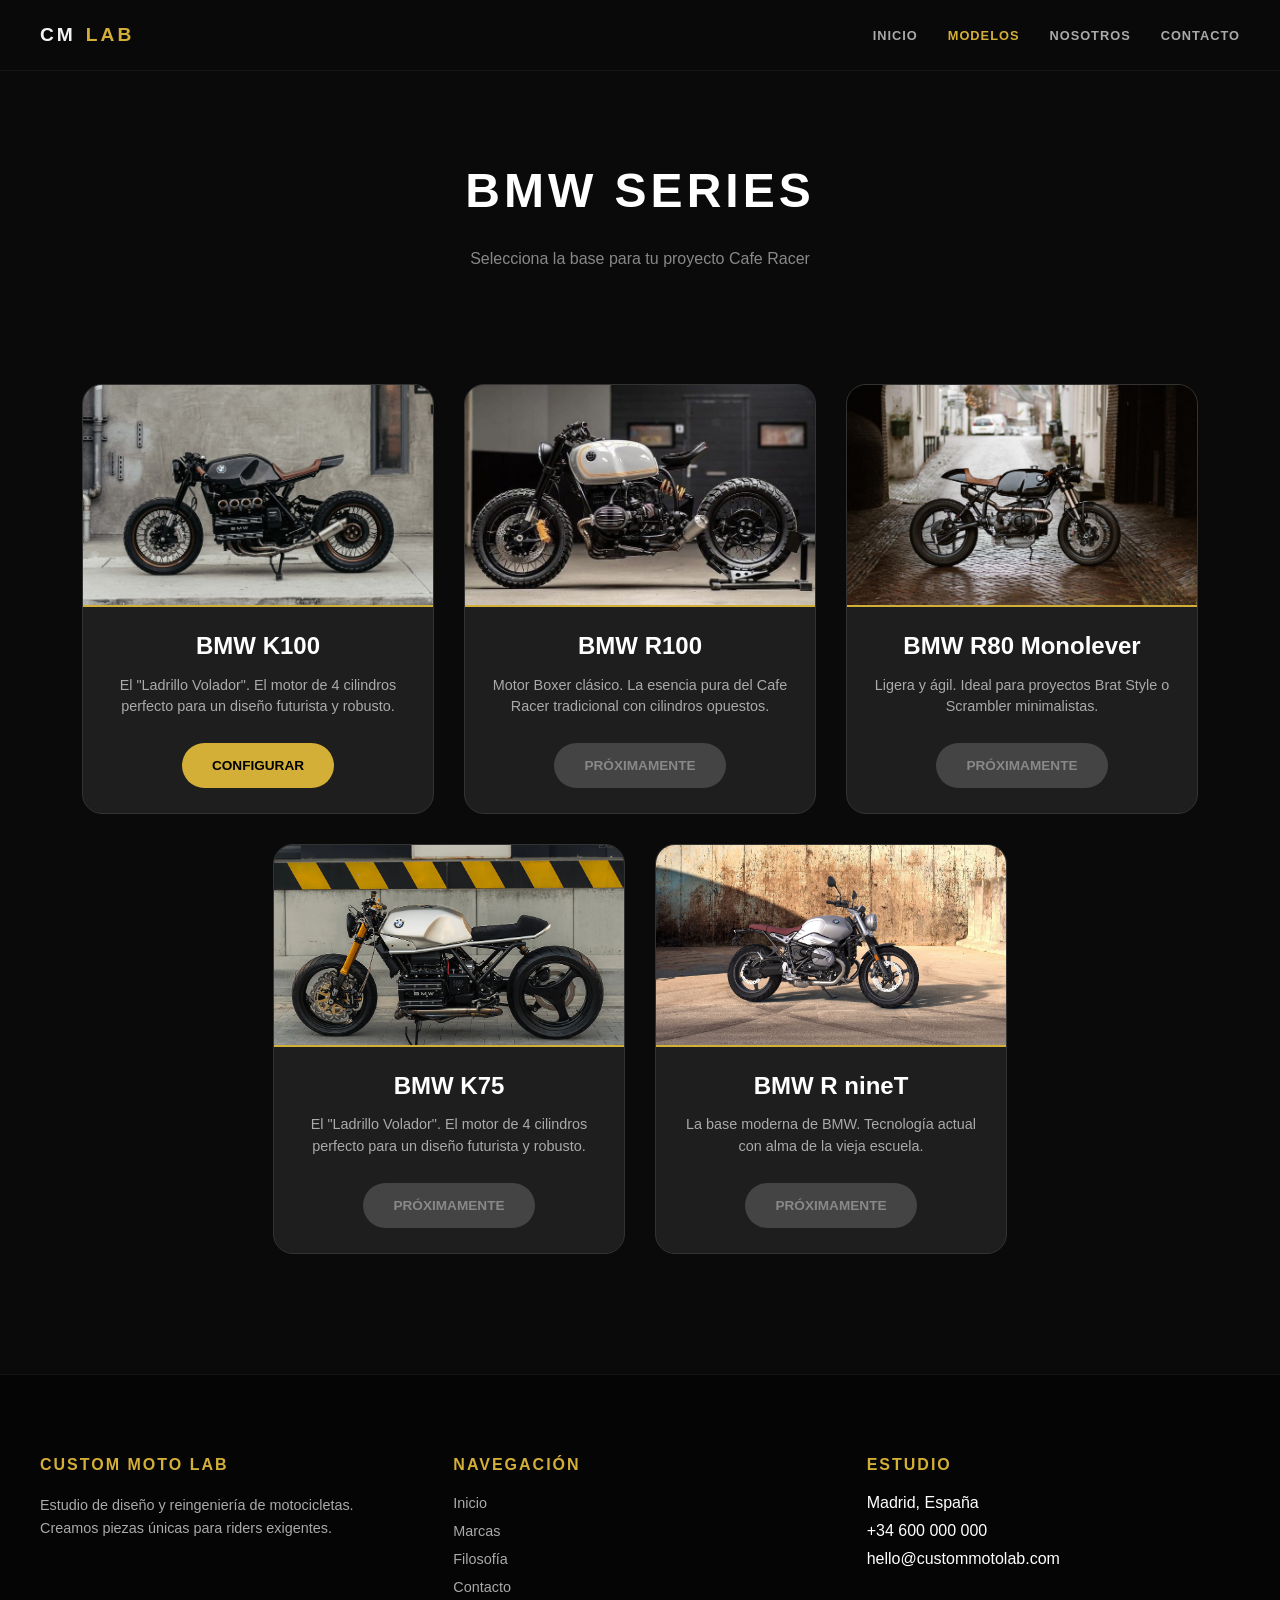
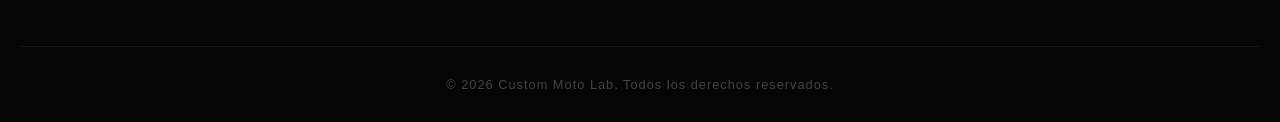
<file: bmw-models.html>
<!DOCTYPE html>
<html lang="es">
<head>
    <meta charset="UTF-8">
    <meta name="viewport" content="width=device-width, initial-scale=1.0">
    <title>Modelos BMW | Custom Moto Lab</title>
    <link rel="stylesheet" href="style.css">
</head>
<body>

    <!-- NAVBAR PREMIUM -->
    <nav class="main-nav">
        <div class="nav-container">
            <a href="index.html" class="nav-logo">CM<span>LAB</span></a>
            <div class="nav-links">
                <a href="index.html">Inicio</a>
                <a href="index.html#marcas" class="active">Modelos</a>
                <a href="nosotros.html">Nosotros</a>
                <a href="contacto.html">Contacto</a>
            </div>
        </div>
    </nav>

    <div style="text-align: center; padding: 60px 20px;">
        <h1 style="font-size: 3rem; letter-spacing: 4px;">BMW SERIES</h1>
        <p style="color: #888;">Selecciona la base para tu proyecto Cafe Racer</p>
    </div>

    <section class="models-grid">
        <div class="model-card">
            <div class="model-img" style="background-image: url('ASSETS/FOTOS/BMW-K100.jpg'); background-position: center 85%; background-size: cover;"></div>
            <div class="model-info">
                <h3>BMW K100</h3>
                <p>El "Ladrillo Volador". El motor de 4 cilindros perfecto para un diseño futurista y robusto.</p>
                <a href="configurador-k100.html" class="btn-configurar2">Configurar</a>
            </div>
        </div>

        <div class="model-card">
            <div class="model-img" style="background-image: url('ASSETS/FOTOS/BMW-R100.jpg'); background-position: center 65%; background-size: cover;"></div>
            <div class="model-info">
                <h3>BMW R100</h3>
                <p>Motor Boxer clásico. La esencia pura del Cafe Racer tradicional con cilindros opuestos.</p>
                <a href="#" class="btn-configurar2" style="background: #444; color: #888; cursor: not-allowed;">Próximamente</a>
            </div>
        </div>

        <div class="model-card">
            <div class="model-img" style="background-image: url('ASSETS/FOTOS/BMW-R80.jpg');"></div>
            <div class="model-info">
                <h3>BMW R80 Monolever</h3>
                <p>Ligera y ágil. Ideal para proyectos Brat Style o Scrambler minimalistas.</p>
                <a href="#" class="btn-configurar2" style="background: #444; color: #888; cursor: not-allowed;">Próximamente</a>
            </div>
        </div>

        <div class="model-card">
            <div class="model-img" style="background-image: url('ASSETS/FOTOS/BMW-K75.webp'); background-position: center; background-size: cover; height: 200px;"></div>
            <div class="model-info">
                <h3>BMW K75 </h3>
                <p>El "Ladrillo Volador". El motor de 4 cilindros perfecto para un diseño futurista y robusto.</p>
                <a href="#" class="btn-configurar2" style="background: #444; color: #888; cursor: not-allowed;">Próximamente</a>
            </div>
        </div>

        <div class="model-card">
            <div class="model-img" style="background-image: url('ASSETS/FOTOS/BMW-RNINET.avif'); background-position: center; background-size: cover; height: 200px;"></div>
            <div class="model-info">
                <h3>BMW R nineT</h3>
                <p>La base moderna de BMW. Tecnología actual con alma de la vieja escuela.</p>
                <a href="#" class="btn-configurar2" style="background: #444; color: #888; cursor: not-allowed;">Próximamente</a>
            </div>
        </div>

    </section>

    <!-- FOOTER PREMIUM -->
    <footer class="main-footer">
        <div class="footer-container">
            <div class="footer-col">
                <h4>Custom Moto Lab</h4>
                <p>Estudio de diseño y reingeniería de motocicletas. Creamos piezas únicas para riders exigentes.</p>
            </div>
            <div class="footer-col">
                <h4>Navegación</h4>
                <ul class="footer-links">
                    <li><a href="index.html">Inicio</a></li>
                    <li><a href="index.html#marcas">Marcas</a></li>
                    <li><a href="nosotros.html">Filosofía</a></li>
                    <li><a href="contacto.html">Contacto</a></li>
                </ul>
            </div>
            <div class="footer-col">
                <h4>Estudio</h4>
                <ul class="footer-links">
                    <li>Madrid, España</li>
                    <li>+34 600 000 000</li>
                    <li>hello@custommotolab.com</li>
                </ul>
            </div>
        </div>
        <div class="footer-bottom">
            &copy; 2026 Custom Moto Lab. Todos los derechos reservados.
        </div>
    </footer>

</body>
</html>
</file>
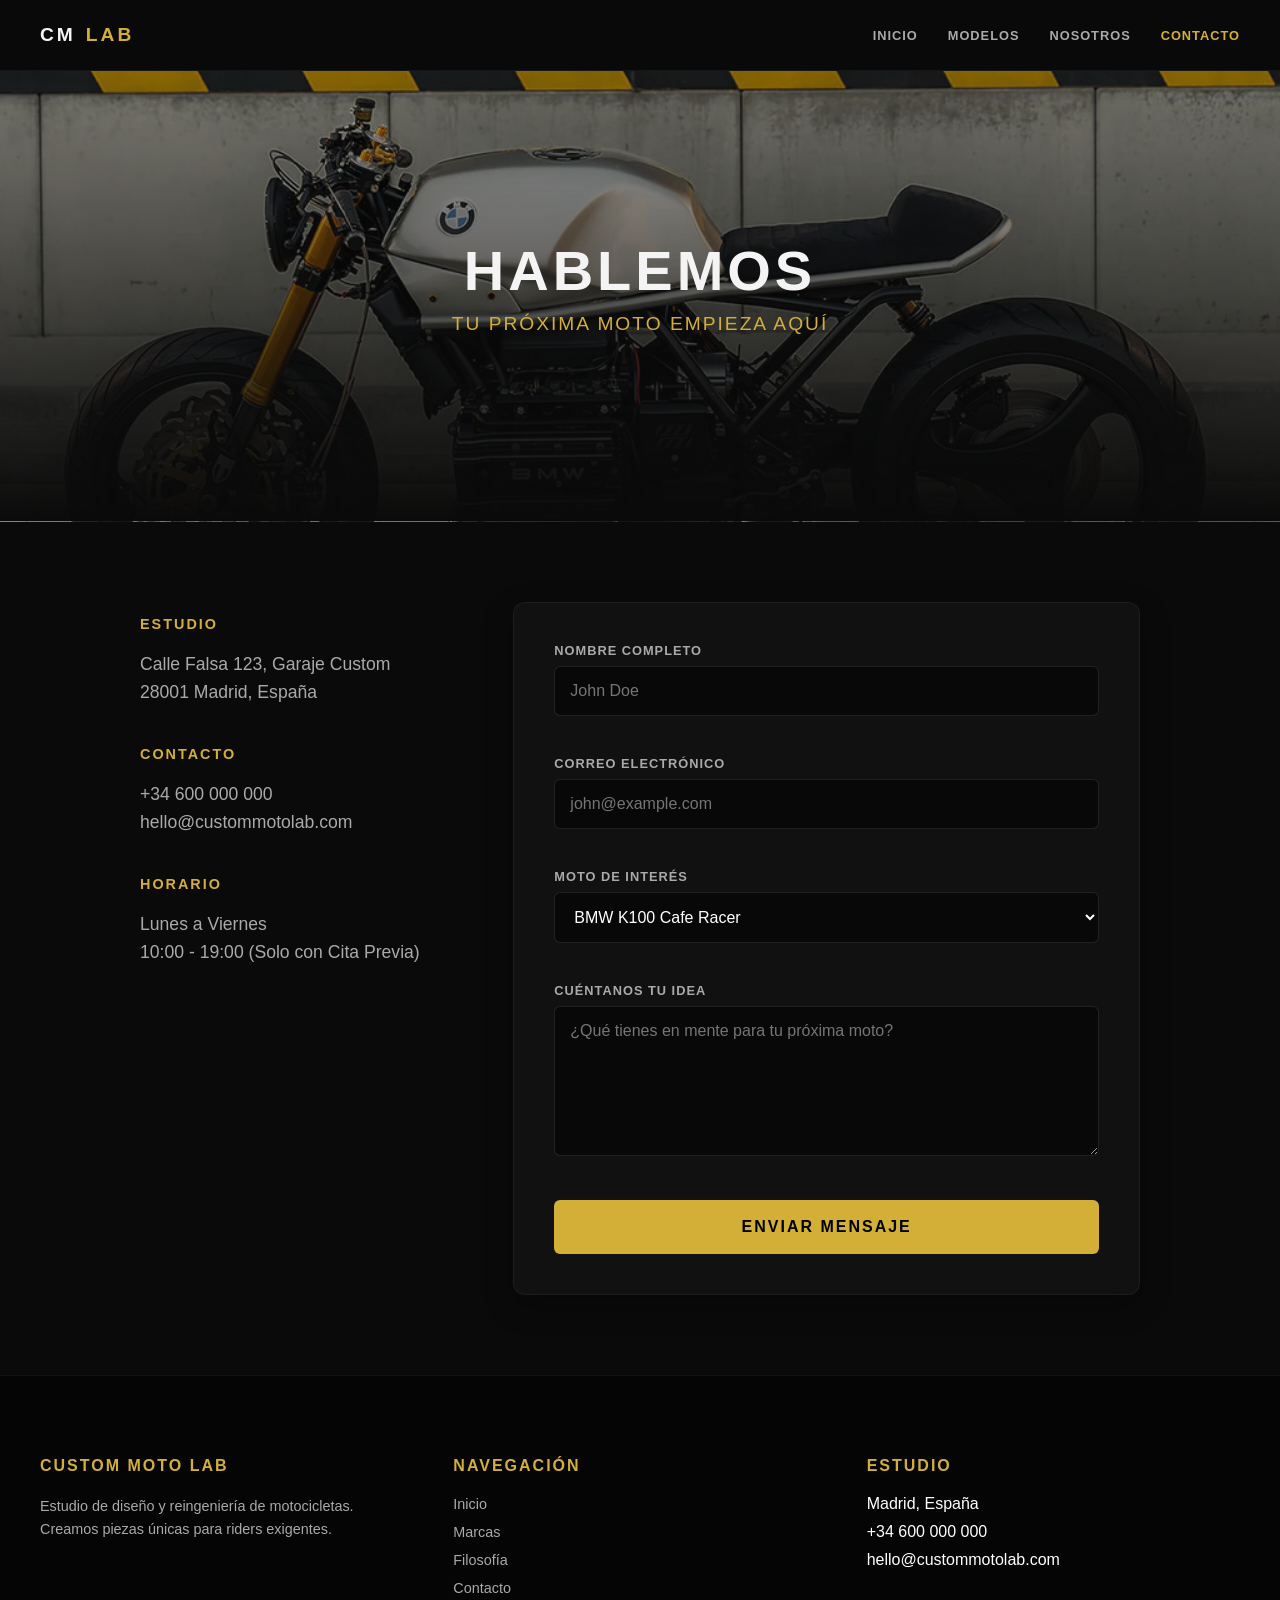
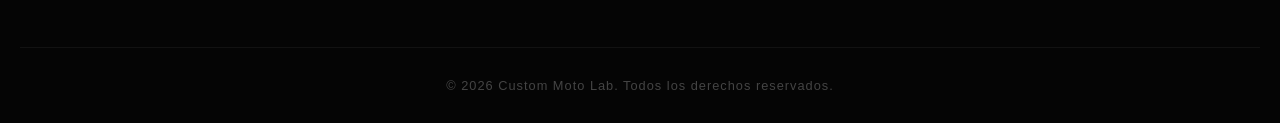
<file: contacto.html>
<!DOCTYPE html>
<html lang="es">
<head>
    <meta charset="UTF-8">
    <meta name="viewport" content="width=device-width, initial-scale=1.0">
    <title>Contacto | Custom Moto Lab</title>
    <link rel="stylesheet" href="style.css">
</head>
<body>

    <!-- NAVBAR PREMIUM -->
    <nav class="main-nav">
        <div class="nav-container">
            <a href="index.html" class="nav-logo">CM<span>LAB</span></a>
            <div class="nav-links">
                <a href="index.html">Inicio</a>
                <a href="index.html#marcas">Modelos</a>
                <a href="nosotros.html">Nosotros</a>
                <a href="contacto.html" class="active">Contacto</a>
            </div>
        </div>
    </nav>

    <!-- HERO DE LA PÁGINA -->
    <header class="page-hero">
        <div>
            <h1>Hablemos</h1>
            <p>Tu próxima moto empieza aquí</p>
        </div>
    </header>

    <!-- SECCIÓN CONTACTO -->
    <section class="contact-section">
        <div class="contact-info">
            <div class="info-block">
                <h3>Estudio</h3>
                <p>Calle Falsa 123, Garaje Custom<br>28001 Madrid, España</p>
            </div>
            <div class="info-block">
                <h3>Contacto</h3>
                <p>+34 600 000 000<br>hello@custommotolab.com</p>
            </div>
            <div class="info-block">
                <h3>Horario</h3>
                <p>Lunes a Viernes<br>10:00 - 19:00 (Solo con Cita Previa)</p>
            </div>
        </div>

        <div class="contact-form">
            <form action="#" method="POST">
                <div class="form-group">
                    <label for="nombre">Nombre Completo</label>
                    <input type="text" id="nombre" name="nombre" placeholder="John Doe" required>
                </div>
                <div class="form-group">
                    <label for="email">Correo Electrónico</label>
                    <input type="email" id="email" name="email" placeholder="john@example.com" required>
                </div>
                <div class="form-group">
                    <label for="interes">Moto de Interés</label>
                    <select id="interes" name="interes">
                        <option value="k100">BMW K100 Cafe Racer</option>
                        <option value="s900">Ducati S900 Scrambler</option>
                        <option value="otro">Tengo mi propia moto (Proyecto Custom)</option>
                        <option value="duda">Solo una consulta</option>
                    </select>
                </div>
                <div class="form-group">
                    <label for="mensaje">Cuéntanos tu idea</label>
                    <textarea id="mensaje" name="mensaje" placeholder="¿Qué tienes en mente para tu próxima moto?" required></textarea>
                </div>
                <button type="submit" class="btn-submit">Enviar Mensaje</button>
            </form>
        </div>
    </section>

    <!-- FOOTER PREMIUM -->
    <footer class="main-footer">
        <div class="footer-container">
            <div class="footer-col">
                <h4>Custom Moto Lab</h4>
                <p>Estudio de diseño y reingeniería de motocicletas. Creamos piezas únicas para riders exigentes.</p>
            </div>
            <div class="footer-col">
                <h4>Navegación</h4>
                <ul class="footer-links">
                    <li><a href="index.html">Inicio</a></li>
                    <li><a href="index.html#marcas">Marcas</a></li>
                    <li><a href="nosotros.html">Filosofía</a></li>
                    <li><a href="contacto.html">Contacto</a></li>
                </ul>
            </div>
            <div class="footer-col">
                <h4>Estudio</h4>
                <ul class="footer-links">
                    <li>Madrid, España</li>
                    <li>+34 600 000 000</li>
                    <li>hello@custommotolab.com</li>
                </ul>
            </div>
        </div>
        <div class="footer-bottom">
            &copy; 2026 Custom Moto Lab. Todos los derechos reservados.
        </div>
    </footer>

</body>
</html>
</file>
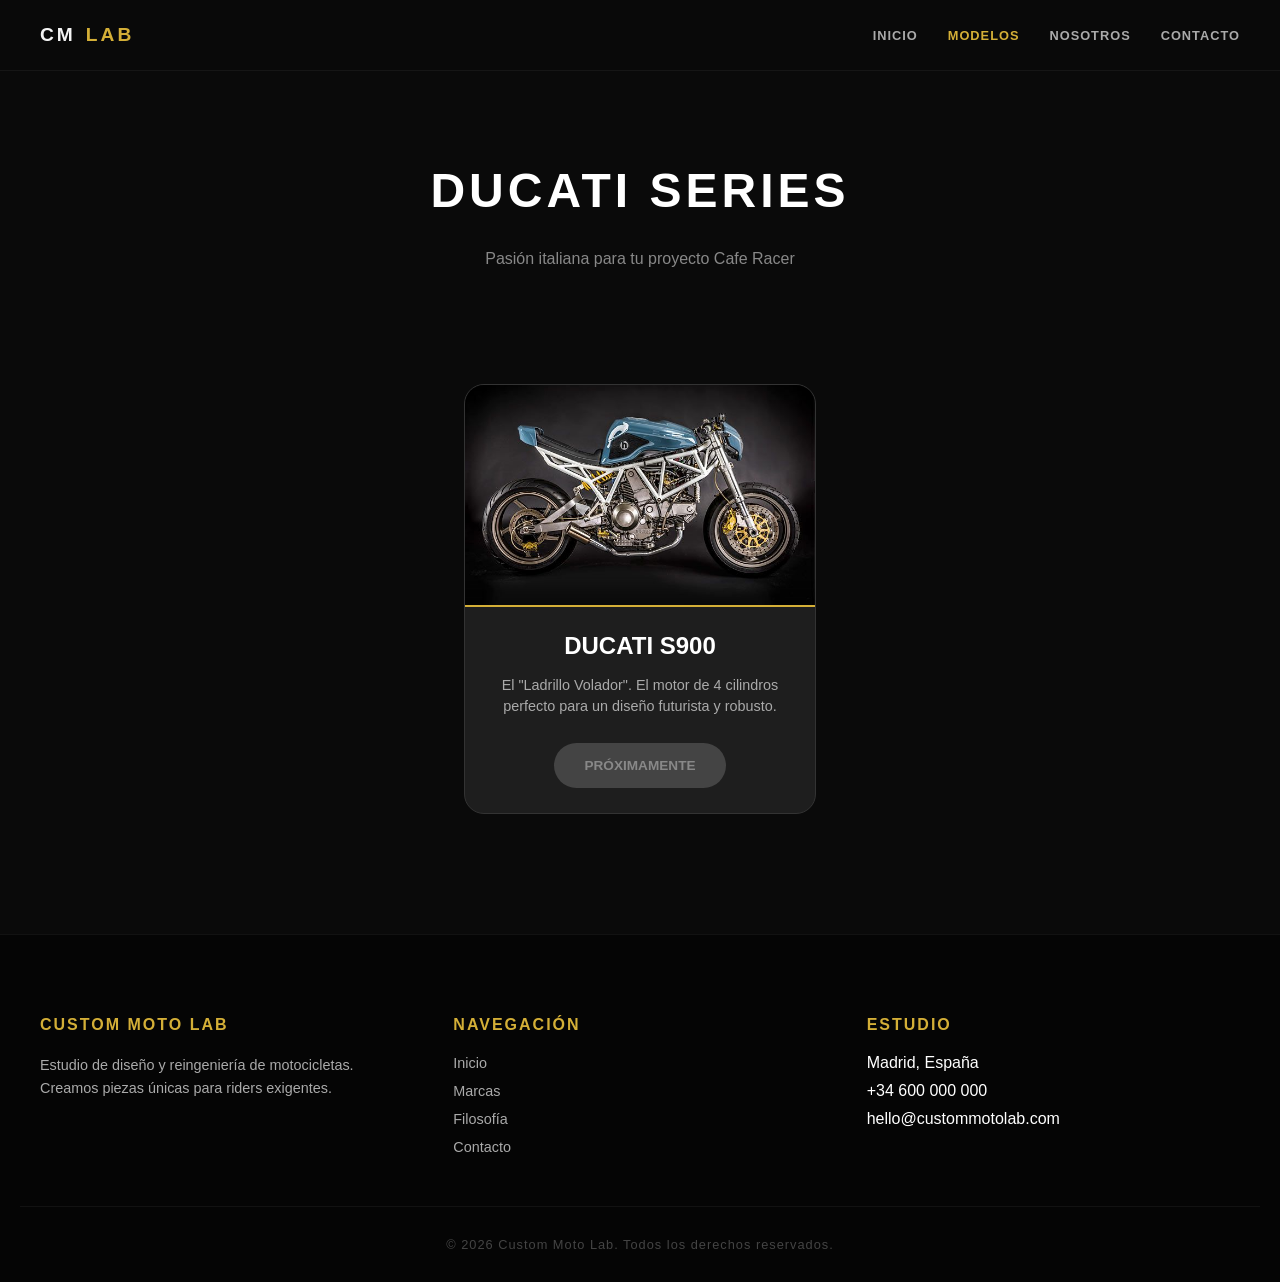
<file: ducati-models.html>
<!DOCTYPE html>
<html lang="es">
<head>
    <meta charset="UTF-8">
    <meta name="viewport" content="width=device-width, initial-scale=1.0">
    <title>Modelos DUCATI | Custom Moto Lab</title>
    <link rel="stylesheet" href="style.css">
</head>
<body>

    <!-- NAVBAR PREMIUM -->
    <nav class="main-nav">
        <div class="nav-container">
            <a href="index.html" class="nav-logo">CM<span>LAB</span></a>
            <div class="nav-links">
                <a href="index.html">Inicio</a>
                <a href="index.html#marcas" class="active">Modelos</a>
                <a href="nosotros.html">Nosotros</a>
                <a href="contacto.html">Contacto</a>
            </div>
        </div>
    </nav>

    <div style="text-align: center; padding: 60px 20px;">
        <h1 style="font-size: 3rem; letter-spacing: 4px;">DUCATI SERIES</h1>
        <p style="color: #888;">Pasión italiana para tu proyecto Cafe Racer</p>
    </div>

    <section class="models-grid">
        <div class="model-card">
            <div class="model-img" style="background-image: url('ASSETS/FOTOS/DUCATI-S900.jpg'); background-position: center 85%; background-size: cover;"></div>
            <div class="model-info">
                <h3>DUCATI S900</h3>
                <p>El "Ladrillo Volador". El motor de 4 cilindros perfecto para un diseño futurista y robusto.</p>
                <a href="#" class="btn-configurar2" style="background: #444; color: #888; cursor: not-allowed;">Próximamente</a>
            </div>
        </div>

  
    </section>

    <!-- FOOTER PREMIUM -->
    <footer class="main-footer">
        <div class="footer-container">
            <div class="footer-col">
                <h4>Custom Moto Lab</h4>
                <p>Estudio de diseño y reingeniería de motocicletas. Creamos piezas únicas para riders exigentes.</p>
            </div>
            <div class="footer-col">
                <h4>Navegación</h4>
                <ul class="footer-links">
                    <li><a href="index.html">Inicio</a></li>
                    <li><a href="index.html#marcas">Marcas</a></li>
                    <li><a href="nosotros.html">Filosofía</a></li>
                    <li><a href="contacto.html">Contacto</a></li>
                </ul>
            </div>
            <div class="footer-col">
                <h4>Estudio</h4>
                <ul class="footer-links">
                    <li>Madrid, España</li>
                    <li>+34 600 000 000</li>
                    <li>hello@custommotolab.com</li>
                </ul>
            </div>
        </div>
        <div class="footer-bottom">
            &copy; 2026 Custom Moto Lab. Todos los derechos reservados.
        </div>
    </footer>

</body>
</html>
</file>
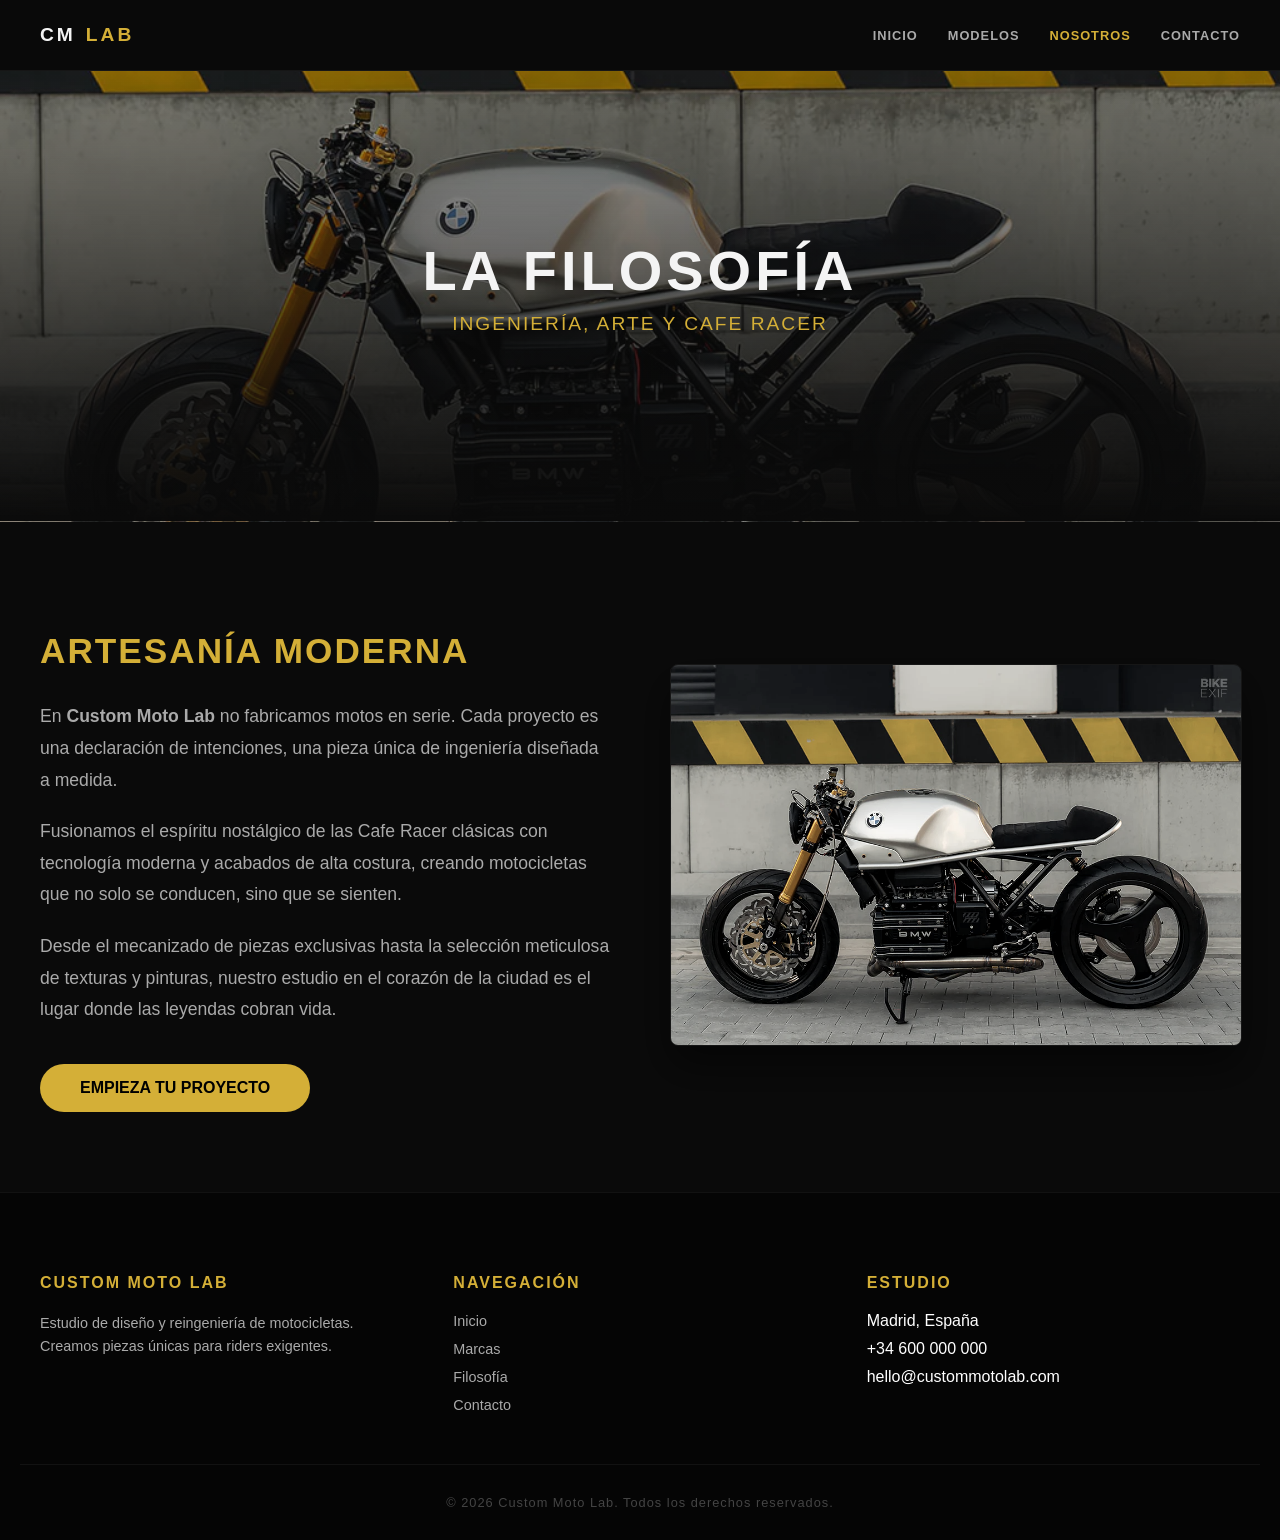
<file: nosotros.html>
<!DOCTYPE html>
<html lang="es">
<head>
    <meta charset="UTF-8">
    <meta name="viewport" content="width=device-width, initial-scale=1.0">
    <title>Nosotros | Custom Moto Lab</title>
    <link rel="stylesheet" href="style.css">
</head>
<body>

    <!-- NAVBAR PREMIUM -->
    <nav class="main-nav">
        <div class="nav-container">
            <a href="index.html" class="nav-logo">CM<span>LAB</span></a>
            <div class="nav-links">
                <a href="index.html">Inicio</a>
                <a href="index.html#marcas">Modelos</a>
                <a href="nosotros.html" class="active">Nosotros</a>
                <a href="contacto.html">Contacto</a>
            </div>
        </div>
    </nav>

    <!-- HERO DE LA PÁGINA -->
    <header class="page-hero">
        <div>
            <h1>La Filosofía</h1>
            <p>Ingeniería, Arte y Cafe Racer</p>
        </div>
    </header>

    <!-- SECCIÓN NOSOTROS -->
    <section class="about-section">
        <div class="about-text">
            <h2>Artesanía Moderna</h2>
            <p>En <strong>Custom Moto Lab</strong> no fabricamos motos en serie. Cada proyecto es una declaración de intenciones, una pieza única de ingeniería diseñada a medida.</p>
            <p>Fusionamos el espíritu nostálgico de las Cafe Racer clásicas con tecnología moderna y acabados de alta costura, creando motocicletas que no solo se conducen, sino que se sienten.</p>
            <p>Desde el mecanizado de piezas exclusivas hasta la selección meticulosa de texturas y pinturas, nuestro estudio en el corazón de la ciudad es el lugar donde las leyendas cobran vida.</p>
            <br>
            <a href="index.html#marcas" class="btn-main">Empieza tu proyecto</a>
        </div>
        <div class="about-image">
            <img src="ASSETS/FOTOS/BMW-K75.webp" alt="Taller Custom Moto Lab">
        </div>
    </section>

    <!-- FOOTER PREMIUM -->
    <footer class="main-footer">
        <div class="footer-container">
            <div class="footer-col">
                <h4>Custom Moto Lab</h4>
                <p>Estudio de diseño y reingeniería de motocicletas. Creamos piezas únicas para riders exigentes.</p>
            </div>
            <div class="footer-col">
                <h4>Navegación</h4>
                <ul class="footer-links">
                    <li><a href="index.html">Inicio</a></li>
                    <li><a href="index.html#marcas">Marcas</a></li>
                    <li><a href="nosotros.html">Filosofía</a></li>
                    <li><a href="contacto.html">Contacto</a></li>
                </ul>
            </div>
            <div class="footer-col">
                <h4>Estudio</h4>
                <ul class="footer-links">
                    <li>Madrid, España</li>
                    <li>+34 600 000 000</li>
                    <li>hello@custommotolab.com</li>
                </ul>
            </div>
        </div>
        <div class="footer-bottom">
            &copy; 2026 Custom Moto Lab. Todos los derechos reservados.
        </div>
    </footer>

</body>
</html>
</file>
<file: style.css>
/* =========================================
   NAVBAR PREMIUM
   ========================================= */
.main-nav {
    position: sticky;
    top: 0;
    width: 100%;
    height: 70px;
    background: rgba(10, 10, 10, 0.85);
    backdrop-filter: blur(12px);
    -webkit-backdrop-filter: blur(12px);
    border-bottom: 1px solid rgba(255, 255, 255, 0.05);
    z-index: 1000;
    display: flex;
    align-items: center;
}

.nav-container {
    max-width: 1200px;
    width: 100%;
    margin: 0 auto;
    padding: 0 40px;
    display: flex;
    justify-content: space-between;
    align-items: center;
}

.nav-logo {
    color: var(--text-main);
    text-decoration: none;
    font-size: 1.2rem;
    font-weight: 800;
    letter-spacing: 3px;
    text-transform: uppercase;
    display: flex;
    align-items: center;
    gap: 10px;
}

.nav-logo span {
    color: var(--accent-gold);
}

.nav-links {
    display: flex;
    gap: 30px;
}

.nav-links a {
    color: var(--text-muted);
    text-decoration: none;
    font-size: 0.8rem;
    font-weight: 600;
    text-transform: uppercase;
    letter-spacing: 1px;
    transition: color 0.3s ease;
}

.nav-links a:hover, .nav-links a.active {
    color: var(--accent-gold);
}

/* =========================================
   FOOTER PREMIUM
   ========================================= */
.main-footer {
    background: #050505;
    border-top: 1px solid rgba(255, 255, 255, 0.05);
    padding: 60px 20px 30px;
    margin-top: 80px;
}

.footer-container {
    max-width: 1200px;
    margin: 0 auto;
    display: grid;
    grid-template-columns: repeat(auto-fit, minmax(250px, 1fr));
    gap: 40px;
    margin-bottom: 40px;
}

.footer-col h4 {
    color: var(--accent-gold);
    font-size: 1rem;
    text-transform: uppercase;
    letter-spacing: 2px;
    margin-bottom: 20px;
}

.footer-col p {
    color: var(--text-muted);
    font-size: 0.9rem;
    line-height: 1.6;
}

.footer-links {
    list-style: none;
    padding: 0;
    margin: 0;
}

.footer-links li {
    margin-bottom: 10px;
}

.footer-links a {
    color: var(--text-muted);
    text-decoration: none;
    font-size: 0.90rem;
    transition: color 0.3s ease;
}

.footer-links a:hover {
    color: var(--accent-gold);
}

.footer-bottom {
    text-align: center;
    padding-top: 30px;
    border-top: 1px solid rgba(255, 255, 255, 0.05);
    color: #444;
    font-size: 0.8rem;
    letter-spacing: 1px;
}

/* =========================================
   VARIABLES GLOBALES (ADN de Marca)
   ========================================= */
:root {
    /* Colores Principales */
    --accent: #d4af37;           /* Dorado (ex Azul eléctrico) */
    --accent-gold: #d4af37;      /* Color dorado/premium */
    --accent-hover: #ffffff;     /* Blanco para iteracción */
    
    /* Fondos y Textos */
    --dark: #121212;
    --bg-dark: #0a0a0a;          /* Fondo base */
    --light: #f4f4f4;
    --panel-light: #1a1a1a;      /* Paneles de configuración oscuro */
    --card-bg: #1e1e1e;          /* Fondo de las tarjetas de motos */
    
    /* Tipografía y Bordes */
    --text-main: #f4f4f4;        /* Texto en paneles oscuros */
    --text-muted: #aaaaaa;       /* Texto secundario */
    --border-color: rgba(255, 255, 255, 0.1);
}

/* =========================================
   ESTILOS BASE
   ========================================= */
body {
    margin: 0;
    padding: 0;
    font-family: 'Segoe UI', Roboto, Helvetica, Arial, sans-serif;
    background-color: var(--bg-dark);
    color: white;
    overflow-x: hidden;
    scroll-behavior: smooth;
}

/* --- BANNER PRINCIPAL --- */
.hero {
    height: 80vh;
    background: linear-gradient(rgba(0,0,0,0.6), rgba(0,0,0,0.6)), url('ASSETS/FOTOS/BMW-K75.webp') center/cover;
    display: flex;
    align-items: center;
    justify-content: center;
    text-align: center;
    padding: 0 20px;
}

.hero-content h1 {
    font-size: 4rem;
    margin: 0;
    text-transform: uppercase;
    letter-spacing: 5px;
}

.hero-content p {
    font-size: 1.2rem;
    margin: 20px 0;
    color: #ccc;
}

/* =========================================
   BOTONES UNIFICADOS
   ========================================= */
.btn-main {
    padding: 15px 40px;
    background: var(--accent-gold);
    color: black;
    text-decoration: none;
    font-weight: bold;
    text-transform: uppercase;
    border-radius: 50px;
    transition: 0.3s;
    display: inline-block;
}

.btn-main:hover {
    background: white;
    letter-spacing: 2px;
}

.btn-configurar, .btn-atras {
    padding: 15px 30px;
    background: var(--accent);
    color: black;
    border: none;
    border-radius: 50px;
    cursor: pointer;
    font-weight: bold;
    text-transform: uppercase;
    transition: all 0.3s ease;
    text-decoration: none;
    display: inline-block;
    text-align: center;
    font-size: 0.85rem;
}

.btn-configurar2 {
    padding: 15px 30px;
    background: #d4af37;
    color: black;
    border: none;
    border-radius: 50px;
    cursor: pointer;
    font-weight: bold;
    text-transform: uppercase;
    transition: all 0.3s ease;
    text-decoration: none;
    display: inline-block;
    text-align: center;
    font-size: 0.85rem;
}

.btn-configurar:hover {
    background: var(--accent-hover);
    transform: translateY(-2px);
    box-shadow: 0 5px 15px rgba(212, 175, 55, 0.4);
    color: black;
}

.btn-volver-atras {
    text-decoration: none;
    color: #666;
    font-size: 0.75rem;
    font-weight: bold;
    text-transform: uppercase;
    letter-spacing: 1px;
    padding: 8px 15px;
    border: 1px solid #ddd;
    border-radius: 4px;
    transition: 0.3s;
}

.btn-volver-atras:hover {
    color: #d4af37;
    border-color: #d4af37;
}

/* =========================================
   SECCIÓN MARCAS (Logos)
   ========================================= */
.brands-section {
    padding: 80px 20px;
    max-width: 1200px;
    margin: 0 auto;
}

.brands-section h2 {
    text-align: center;
    font-size: 2.5rem;
    margin-bottom: 50px;
    color: var(--accent-gold);
}

.brands-grid {
    display: grid;
    grid-template-columns: repeat(auto-fit, minmax(250px, 1fr));
    gap: 30px;
}

.brand-card {
    background: #1e1e1e;
    border-radius: 15px;
    padding: 40px;
    text-align: center;
    transition: all 0.3s ease;
    text-decoration: none;
    color: white;
    border: 1px solid #333;
}

.brand-card:hover {
    transform: translateY(-10px);
    border-color: var(--accent-gold);
    box-shadow: 0 10px 30px rgba(212, 175, 55, 0.2);
}

.brand-card img {
    width: 80px;
    height: 80px;
    object-fit: contain;
    margin-bottom: 20px;
    transition: 0.3s;
    /* Se elimina el filtro para que se vean bien por defecto */
}

.brand-card:hover img {
    transform: scale(1.1);
    filter: drop-shadow(0 0 10px rgba(255,255,255,0.2));
}

/* =========================================
   GRID DE MODELOS (BMW, Honda, etc.)
   ========================================= */
.models-grid {
    display: flex;
    flex-wrap: wrap;
    justify-content: center;
    gap: 30px;
    padding: 40px 20px;
    max-width: 1300px;
    margin: 0 auto;
}

.model-card {
    width: 350px;
    background: var(--card-bg);
    border-radius: 20px;
    overflow: hidden;
    border: 1px solid #333;
    transition: transform 0.3s ease, border-color 0.3s ease;
    display: flex;
    flex-direction: column;
}

.model-card:hover {
    transform: translateY(-10px);
    border-color: #d4af37;
}

.model-img {
    width: 100%;
    height: 220px;
    background-size: cover;
    background-position: center;
    border-bottom: 2px solid  #d4af37;
}

.model-info {
    padding: 25px;
    text-align: center;
    flex-grow: 1;
}

.model-info h3 {
    margin: 0 0 10px 0;
    font-size: 1.5rem;
    color: #fff;
}

.model-info p {
    color: var(--text-muted);
    font-size: 0.9rem;
    line-height: 1.5;
    margin-bottom: 25px;
}

/* =========================================
   CONFIGURADOR 3D (Sidebar y Acordeones)
   ========================================= */
/* Sidebar: La hacemos un contenedor que no se mueva */
/* Obligamos a la sidebar a ocupar todo el alto para que sirva de ancla */
.sidebar {
    width: 450px;
    background: var(--panel-light);
    display: flex;
    flex-direction: column;
    z-index: 5;
    margin-top: 45px;
    
}

.scroll-container {
    flex-grow: 1; 
    overflow-y: auto;
    padding-bottom: 0px; /* <--- CAMBIAR DE 20px A 0px */
}

.footer-sidebar {
    position: static; 
    width: 100%;
    /* Ajustamos: 15px arriba, 20px lados, 5px abajo */
    padding:20px ; /* <--- CAMBIAR ESTO */
    background: var(--panel-light); 
    border-top: 1px solid var(--border-color);
    box-sizing: border-box;
    
}

.btn-configurar {
    width: 100%;
    padding: 15px;
    background: var(--accent);
    color: black;
    border: none;
    border-radius: 50px;
    font-weight: bold;
    cursor: pointer;
}

/* Estilo para que el scroll se vea más fino (opcional) */
.scroll-container::-webkit-scrollbar {
    width: 6px;
}
.scroll-container::-webkit-scrollbar-thumb {
    background: #444;
    border-radius: 10px;
}

.sidebar-header {
    padding: 20px 25px;
    background: var(--dark);
    color: var(--text-main);
    border-bottom: 1px solid var(--border-color);
    display: flex;
    justify-content: space-between;
    align-items: center;
}

.accordion {
    background: transparent;
    color: var(--text-main);
    transition: background-color 0.2s;
    cursor: pointer;
    padding: 20px 25px;
    width: 100%;
    border: none;
    border-bottom: 1px solid var(--border-color);
    text-align: left;
    font-size: 0.8rem;
    font-weight: bold;
    text-transform: uppercase;
    display: flex;
    justify-content: space-between;
}

.accordion:hover, .accordion.active {
    background-color: var(--dark);
    color: var(--accent);
}

.panel {
    max-height: 0;
    overflow: hidden;
    transition: max-height 0.3s ease-out;
    background-color: var(--dark);
}

.panel-content {
    padding: 20px 25px;
    color: var(--text-main);
}
/* Esta clase obliga a que la moto y el menú se pongan en paralelo */
.body-configurador {
    display: flex !important;
    flex-direction: row !important; /* Moto a la izquierda, Sidebar a la derecha */
    height: 100vh !important;
    width: 100vw !important;
    margin: 0;
    overflow: hidden;
}

/* Forzamos a que la moto ocupe todo el espacio restante */
.body-configurador model-viewer {
    flex: 1; 
    height: 100%;
    width: 100%;
    background: radial-gradient(#ffffff, #ccc8c8);
}

/* =========================================
   VIEWER WRAPPER (PREMIUM DARK STUDIO)
   ========================================= */
.viewer-wrapper {
    flex: 1;
    position: relative;
    height: 100%;
    overflow: hidden;
}

.viewer-wrapper model-viewer {
    width: 100%;
    height: 100%;
    /* Ciclorama de estudio en blanco premium */
    background: radial-gradient(circle at center 60%, #ffffff 0%, #f7f7f7 80%, #eeeeee 100%);
    --poster-color: transparent; /* Evita guiños o flashes blancos al cargar */
}


/* =========================================
   SELECTORES DE COLOR Y ACABADOS
   ========================================= */
.color-grid {
    display: flex;
    gap: 12px;
    flex-wrap: wrap;
    margin-bottom: 15px;
}

/* Espaciado uniforme entre bloques dentro del acordeón:
   label → elemento → label → elemento... siempre 15px */
.contenedor-acabados {
    display: flex;
    gap: 12px;
    flex-wrap: wrap;
    margin-bottom: 15px;
    align-items: center;
}

.panel-content label {
    margin-top: 0;
    display: block;
    font-size: 0.7rem;
    font-weight: bold;
    text-transform: uppercase;
    margin-bottom: 15px;
    color: var(--text-muted);
}

/* El primer label de cada panel no necesita margen superior */
.panel-content label:first-child {
    margin-top: 0;
}

.color-dot {
    width: 35px;         /* Ajusta el tamaño a tu gusto */
    height: 35px;        /* Debe ser igual al ancho */
    border-radius: 50%;  /* Esto es lo que hace que sea un círculo */
    /* Sombra exterior para que flote y sombra interior para dar volumen */
    box-shadow: 
        0 10px 20px rgba(0,0,0,0.3),    /* Sombra en el suelo */
        inset 0 -10px 15px rgba(0,0,0,0.2), /* Sombra interna abajo (volumen) */
        inset 0 10px 15px rgba(255,255,255,0.3); /* Brillo arriba (luz) */
    /*background: radial-gradient(circle at 30% 30%, #ff6b6b, #e63946);
    filter: contrast(120%) brightness(90%);*/
    cursor: pointer;
    display: inline-block;
    margin: 5px;
    border: 2px solid transparent; 
    transition: transform 0.2s; /* Un toque extra para que se sienta fluido */
}
/* Opcional: un efecto cuando pasas el ratón por encima */
.color-dot:hover {
    transform: scale(1.1);
    border-color: #3498db;
}

.selected-option {
    border-color: var(--accent) !important;
    transform: scale(1.15);
    box-shadow: 0 0 12px rgba(212, 175, 55, 0.4);
}

/* =========================================
   SELECTORES VISUALES DE ACABADO (Iconos circulares)
   ========================================= */
.finish-dot {
    width: 35px;
    height: 35px;
    border-radius: 50%;
    cursor: pointer;
    border: 2px solid transparent;
    transition: transform 0.2s ease, border-color 0.2s ease, box-shadow 0.2s ease;
    display: inline-block;
    position: relative;
    padding: 0;
    flex-shrink: 0;
    margin: 8px;
}

.finish-dot:hover {
    transform: scale(1.12);
    border-color: var(--accent);
    box-shadow: 0 0 10px rgba(212, 175, 55, 0.3);
}

.finish-dot.selected-option {
    border-color: var(--accent) !important;
    transform: scale(1.18) !important;
    box-shadow: 0 0 14px rgba(212, 175, 55, 0.5) !important;
}

/* Normal: brillo automotriz clásico (gloss) */
.finish-normal {
    background: 
        radial-gradient(ellipse at 40% 15%, rgba(255,255,255,0.7) 0%, transparent 40%),
        radial-gradient(circle at 60% 80%, rgba(0,0,0,0.5) 0%, transparent 60%),
        radial-gradient(circle at 50% 50%, #8a8a8a 0%, #404040 100%);
    box-shadow: 
        0 4px 10px rgba(0,0,0,0.5),
        inset 0 1px 1px rgba(255,255,255,0.4),
        inset 0 -2px 4px rgba(0,0,0,0.4);
}

/* Cromo: reflejo de horizonte muy contrastado */
.finish-cromo {
    background: 
        linear-gradient(160deg, 
            #ffffff 0%, 
            #f0f0f0 20%, 
            #8a8a8a 48%, 
            #222222 50%, 
            #5a5a5a 52%, 
            #e8e8e8 80%, 
            #ffffff 100%);
    box-shadow: 
        0 4px 10px rgba(0,0,0,0.5),
        inset 0 1px 3px rgba(255,255,255,0.9),
        inset 0 -2px 4px rgba(0,0,0,0.4);
}

/* Mate: textura plana y polvorienta, casi sin luz */
.finish-mate {
    background: 
        radial-gradient(circle at 50% 0%, rgba(255,255,255,0.1) 0%, transparent 40%),
        #444444;
    box-shadow: 
        0 4px 10px rgba(0,0,0,0.5),
        inset 0 1px 1px rgba(255,255,255,0.1),
        inset 0 -2px 4px rgba(0,0,0,0.3);
}


.btn-finish {
    flex: 1;
    position: relative;
    background: linear-gradient(145deg, #2a2a2a, #1a1a1a);
    color: #aaa;
    border: 1px solid #3a3a3a;
    padding: 10px 6px;
    cursor: pointer;
    font-size: 0.6rem;
    font-weight: 700;
    text-transform: uppercase;
    letter-spacing: 0.08em;
    border-radius: 6px;
    transition: all 0.25s ease;
    overflow: hidden;
}

/* Shimmer de luz al pasar el ratón */
.btn-finish::before {
    content: '';
    position: absolute;
    top: 0; left: -100%;
    width: 100%; height: 100%;
    background: linear-gradient(90deg, transparent, rgba(255,255,255,0.06), transparent);
    transition: left 0.4s ease;
}

.btn-finish:hover::before {
    left: 100%;
}

.btn-finish:hover {
    background: linear-gradient(145deg, #333, #222);
    border-color: var(--accent);
    color: var(--accent);
    box-shadow: 0 0 10px rgba(212, 175, 55, 0.15);
    transform: translateY(-1px);
}

/* Estado seleccionado: gold premium */
.btn-finish.selected-option {
    background: linear-gradient(145deg, #3a3200, #241f00);
    border-color: var(--accent) !important;
    color: var(--accent) !important;
    box-shadow: 0 0 14px rgba(212, 175, 55, 0.35),
                inset 0 1px 0 rgba(212, 175, 55, 0.15);
    transform: none;
}


/* =========================================
   INPUTS Y FORMULARIO
   ========================================= */
input, textarea, select {
    width: 100% !important;
    padding: 12px !important;
    margin-bottom: 15px !important;
    border: 1px solid var(--border-color) !important;
    background: var(--dark) !important;
    color: var(--text-main) !important;
    border-radius: 8px !important;
    box-sizing: border-box;
    font-family: inherit;
}

label {
    display: block;
    font-size: 0.7rem;
    font-weight: bold;
    text-transform: uppercase;
    margin-bottom: 8px;
    color: var(--text-muted);
}

.topbar-code {
    position: fixed;
    top: 0;
    left: 0;
    width: 100%;
    height: 45px;
    background: rgba(17, 17, 17, 0.9);
    backdrop-filter: blur(10px);
    border-bottom: 1px solid #333;
    z-index: 1000;
    display: flex;
    align-items: center;
    color: white;
    font-family: sans-serif;
}

.topbar-content {
    display: flex;
    justify-content: space-between;
    align-items: center;
    width: 100%;
    padding: 0 20px;
}

.brand-small {
    font-size: 0.8rem;
    font-weight: bold;
    letter-spacing: 1px;
}

.custom-lab { color: #8d8d8d; font-weight: normal; }

.code-actions {
    display: flex;
    gap: 20px;
    align-items: center;
}

.code-display-wrapper {
    display: flex;
    align-items: center;
    background: #000;
    padding: 4px 10px;
    border-radius: 4px;
    border: 1px solid #444;
}

.label-mini {
    font-size: 0.6rem;
    color: #888;
    margin-right: 8px;
}

#display-code {
    font-family: monospace;
    font-size: 0.7rem;
    color: var(--accent-gold); /* Color dorado premium */
    max-width: 150px;
    overflow: hidden;
    text-overflow: ellipsis;
    white-space: nowrap;
}

.btn-copy-icon {
    background: none;
    border: none;
    color: white;
    cursor: pointer;
    margin-left: 8px;
    opacity: 0.7;
    transition: 0.3s;
}

.btn-copy-icon:hover { opacity: 1; color: var(--accent-gold); }

.code-input-wrapper {
    display: flex;
    gap: 5px;
    align-items: center;
}

#input-code {
    background: #222 !important;
    border: 1px solid #444 !important;
    color: white !important;
    padding: 6px 8px !important;
    font-size: 0.7rem !important;
    border-radius: 4px !important;
    width: 120px !important;
    margin-bottom: 0 !important;
}

.btn-load-code {
    background: var(--accent-gold);
    border: none;
    color: black;
    font-size: 0.65rem;
    font-weight: bold;
    padding: 6px 12px;
    cursor: pointer;
    border-radius: 4px;
    height: 100%;
}

#ar-button {
  background-image: url(https://modelviewer.dev/shared-assets/icons/ar_icon.png);
  background-repeat: no-repeat;
  background-size: 20px 20px;
  background-position: 12px 50%;
  background-color: #fff;
  position: absolute;
  left: 50%;
  transform: translateX(-50%);
  white-space: nowrap;
  bottom: 16px;
  padding: 0px 16px 0px 40px;
  font-family: Roboto Regular, Helvetica Neue, sans-serif;
  font-size: 14px;
  color:#4285f4;
  height: 36px;
  line-height: 36px;
  border-radius: 18px;
  border: 1px solid #DADCE0;
}

#ar-button:active {
  background-color: #E8EAED;
}

#ar-button:focus {
  outline: none;
}

#ar-button:focus-visible {
  outline: 1px solid #4285f4;
}

@keyframes circle {
  from { transform: translateX(-50%) rotate(0deg); }
  to   { transform: translateX(-50%) rotate(360deg); }
}

@keyframes elongate {
  from { transform: translateX(100px); }
  to   { transform: translateX(-100px); }
}

model-viewer > #ar-prompt {
  position: absolute;
  left: 50%;
  bottom: 60px;
  animation: elongate 2s infinite ease-in-out alternate;
  display: none;
}

model-viewer[ar-status="session-started"] > #ar-prompt {
  display: block;
}

model-viewer > #ar-prompt > img {
  animation: circle 4s linear infinite;
}




/* =========================================
   PÁGINAS INTERIORES (Nosotros / Contacto)
   ========================================= */
.page-hero {
    height: 50vh;
    display: flex;
    align-items: center;
    justify-content: center;
    text-align: center;
    background: linear-gradient(to bottom, rgba(10,10,10,0.3), #0a0a0a), url('ASSETS/FOTOS/BMW-K75.webp') center/cover;
    position: relative;
    border-bottom: 1px solid rgba(255,255,255,0.05);
}

.page-hero h1 {
    font-size: 3.5rem;
    text-transform: uppercase;
    letter-spacing: 4px;
    margin: 0;
    color: var(--text-main);
}

.page-hero p {
    color: var(--accent-gold);
    font-size: 1.2rem;
    letter-spacing: 2px;
    text-transform: uppercase;
    margin-top: 10px;
}

/* --- NOSOTROS (About) --- */
.about-section {
    max-width: 1200px;
    margin: 80px auto;
    padding: 0 40px;
    display: grid;
    grid-template-columns: 1fr 1fr;
    gap: 60px;
    align-items: center;
}

.about-text h2 {
    font-size: 2.2rem;
    color: var(--accent-gold);
    text-transform: uppercase;
    letter-spacing: 2px;
    margin-bottom: 30px;
}

.about-text p {
    color: var(--text-muted);
    font-size: 1.1rem;
    line-height: 1.8;
    margin-bottom: 20px;
}

.about-image img {
    width: 100%;
    border-radius: 8px;
    border: 1px solid rgba(255,255,255,0.05);
    box-shadow: 0 20px 40px rgba(0,0,0,0.5);
    filter: grayscale(0.5) contrast(1.1);
    transition: filter 0.5s ease;
}

.about-image img:hover {
    filter: grayscale(0) contrast(1.1);
}

@media (max-width: 768px) {
    .about-section {
        grid-template-columns: 1fr;
    }
}

/* --- CONTACTO --- */
.contact-section {
    max-width: 1000px;
    margin: 80px auto;
    padding: 0 40px;
    display: grid;
    grid-template-columns: 1fr 2fr;
    gap: 60px;
}

.contact-info .info-block {
    margin-bottom: 40px;
}

.info-block h3 {
    color: var(--accent-gold);
    font-size: 0.9rem;
    text-transform: uppercase;
    letter-spacing: 2px;
    margin-bottom: 10px;
}

.info-block p {
    color: var(--text-muted);
    font-size: 1.1rem;
    line-height: 1.6;
}

.contact-form {
    background: #111;
    padding: 40px;
    border-radius: 12px;
    border: 1px solid rgba(255,255,255,0.05);
    box-shadow: 0 10px 30px rgba(0,0,0,0.3);
}

.contact-form .form-group {
    margin-bottom: 25px;
}

.contact-form label {
    color: var(--text-muted);
    font-size: 0.8rem;
    letter-spacing: 1px;
    margin-bottom: 8px;
    display: block;
}

.contact-form input,
.contact-form select,
.contact-form textarea {
    width: 100%;
    background: rgba(0,0,0,0.5) !important;
    border: 1px solid rgba(255,255,255,0.1) !important;
    color: white !important;
    padding: 15px !important;
    border-radius: 6px !important;
    font-size: 1rem;
    transition: border-color 0.3s ease, box-shadow 0.3s ease;
}

.contact-form input:focus,
.contact-form select:focus,
.contact-form textarea:focus {
    border-color: var(--accent-gold) !important;
    outline: none;
    box-shadow: 0 0 10px rgba(212, 175, 55, 0.1);
}

.contact-form textarea {
    resize: vertical;
    min-height: 150px;
}

.btn-submit {
    width: 100%;
    padding: 18px;
    background: var(--accent-gold);
    color: black;
    border: none;
    border-radius: 6px;
    font-size: 1rem;
    font-weight: bold;
    text-transform: uppercase;
    letter-spacing: 2px;
    cursor: pointer;
    transition: all 0.3s ease;
}

.btn-submit:hover {
    background: white;
    transform: translateY(-2px);
    box-shadow: 0 10px 20px rgba(212, 175, 55, 0.2);
}

@media (max-width: 768px) {
    .contact-section {
        grid-template-columns: 1fr;
    }
}

.modal-overlay {
    position: fixed;
    top: 0;
    left: 0;
    width: 100vw;
    height: 100vh;
    background: rgba(0, 0, 0, 0.85); /* Fondo muy oscuro semitransparente */
    backdrop-filter: blur(5px);
    z-index: 2147483647 !important; /* Asegura que tape todo, incluso la sidebar y el topbar */
    display: none; /* Oculto por defecto */
    justify-content: center;
    align-items: center;
}

.modal-content {
    background: var(--dark);
    border: 1px solid var(--accent-gold);
    border-radius: 12px;
    padding: 40px;
    width: 90%;
    max-width: 500px;
    box-shadow: 0 10px 40px rgba(0,0,0,0.8), 0 0 20px rgba(212, 175, 55, 0.2);
    position: relative;
    color: var(--text-main);
}

.modal-content h3 {
    text-align: center;
    color: var(--accent-gold);
    margin-top: 0;
    margin-bottom: 25px;
    text-transform: uppercase;
    letter-spacing: 2px;
}


/* =========================================
   PANTALLA DE CARGA (LOADING SCREEN)
   ========================================= */
.loading-screen {
    position: fixed;
    top: 0;
    left: 0;
    width: 100vw;
    height: 100vh;
    background-color: var(--bg-dark);
    z-index: 2147483647 !important;
    display: flex;
    flex-direction: column;
    justify-content: center;
    align-items: center;
    transition: opacity 0.8s ease, visibility 0.8s ease;
}

.spinner {
    width: 60px;
    height: 60px;
    border: 4px solid rgba(212, 175, 55, 0.2); /* Borde suave dorado */
    border-top-color: var(--accent-gold); /* Borde principal dorado */
    border-radius: 50%;
    animation: spin 1s linear infinite;
    margin-bottom: 20px;
}

.loading-text {
    color: var(--accent-gold);
    font-size: 1.2rem;
    font-weight: bold;
    text-transform: uppercase;
    letter-spacing: 2px;
    animation: pulse 1.5s ease-in-out infinite;
}

@keyframes spin {
    to { transform: rotate(360deg); }
}

@keyframes pulse {
    0% { opacity: 0.6; }
    50% { opacity: 1; }
    100% { opacity: 0.6; }
}

/* Clase añadida vía JS cuando carga el modelo */
.loading-hidden {
    opacity: 0;
    visibility: hidden;
}

/* =========================================
   MEDIA QUERIES (RESPONSIVE MOBILE)
   ========================================= */
@media (max-width: 768px) {
    /* Navbar Premium */
    .nav-container {
        flex-direction: column;
        padding: 10px 20px;
        gap: 15px;
    }
    .main-nav {
        height: auto;
        padding-bottom: 15px;
    }
    .nav-links {
        gap: 15px;
        flex-wrap: wrap;
        justify-content: center;
    }

    /* Configurador 3D (Body + Layout) */
    .body-configurador {
        flex-direction: column !important;
        height: 100vh !important;
        height: 100dvh !important; /* Soluciona problema de barras de navegador móvil */
        overflow: hidden;
    }

    .viewer-wrapper {
        flex: none !important;
        height: 50vh !important;
        height: 50dvh !important;
        width: 100% !important;
    }
    
    .sidebar {
        width: 100% !important;
        flex: 1 !important;
        margin-top: 0 !important;
        border-top: 2px solid var(--accent-gold);
        height: 50vh; 
        height: 50dvh;
        display: flex;
        flex-direction: column;
    }

    .scroll-container {
        padding-bottom: 90px; /* Make space for the absolute/fixed Siguiente button if it sticks, or just give enough scroll room */
    }

    /* Fijar botón "Siguiente" abajo en móvil para garantizar visibilidad */
    #paso-personalizacion {
        position: fixed;
        bottom: 0px;
        left: 0px;
        width: 100%;
        background: var(--panel-light);
        z-index: 999;
        border-top: 1px solid var(--border-color);
        box-shadow: 0 -5px 15px rgba(0,0,0,0.5);
    }

    /* Topbar Variables (Código Configuración) */
    .topbar-content {
        padding: 0 10px;
        flex-wrap: nowrap;
    }
    .brand-small {
        font-size: 0.65rem;
        line-height: 1.2;
    }
    .custom-lab {
        display: block;
        font-size: 0.55rem;
    }
    .code-actions {
        gap: 8px;
    }
    .label-mini {
        display: none; /* Hide for space */
    }
    #display-code {
        max-width: 60px;
    }
    #input-code {
        width: 70px !important;
        padding: 6px !important;
    }
    .btn-load-code {
        padding: 6px 10px;
        font-size: 0.6rem;
    }

    /* Modals & Home */
    .modal-content {
        padding: 25px 20px;
    }
    .hero-content h1 {
        font-size: 2.5rem;
    }
    .hero-content p {
        font-size: 1rem;
    }
    .page-hero h1 {
        font-size: 2.2rem;
    }
    
    /* Model Grids and Brands */
    .brands-grid {
        grid-template-columns: repeat(auto-fit, minmax(150px, 1fr));
        gap: 15px;
    }
    .brand-card {
        padding: 20px;
    }
    .model-card {
        width: 100%;
    }

    /* Footer */
    .footer-container {
        grid-template-columns: 1fr;
        text-align: center;
        gap: 30px;
    }
    .main-footer {
        padding-top: 40px;
    }
}
@keyframes fade-in { from { opacity: 0; transform: translateY(20px); } to { opacity: 1; transform: translateY(0); } }
</file>
